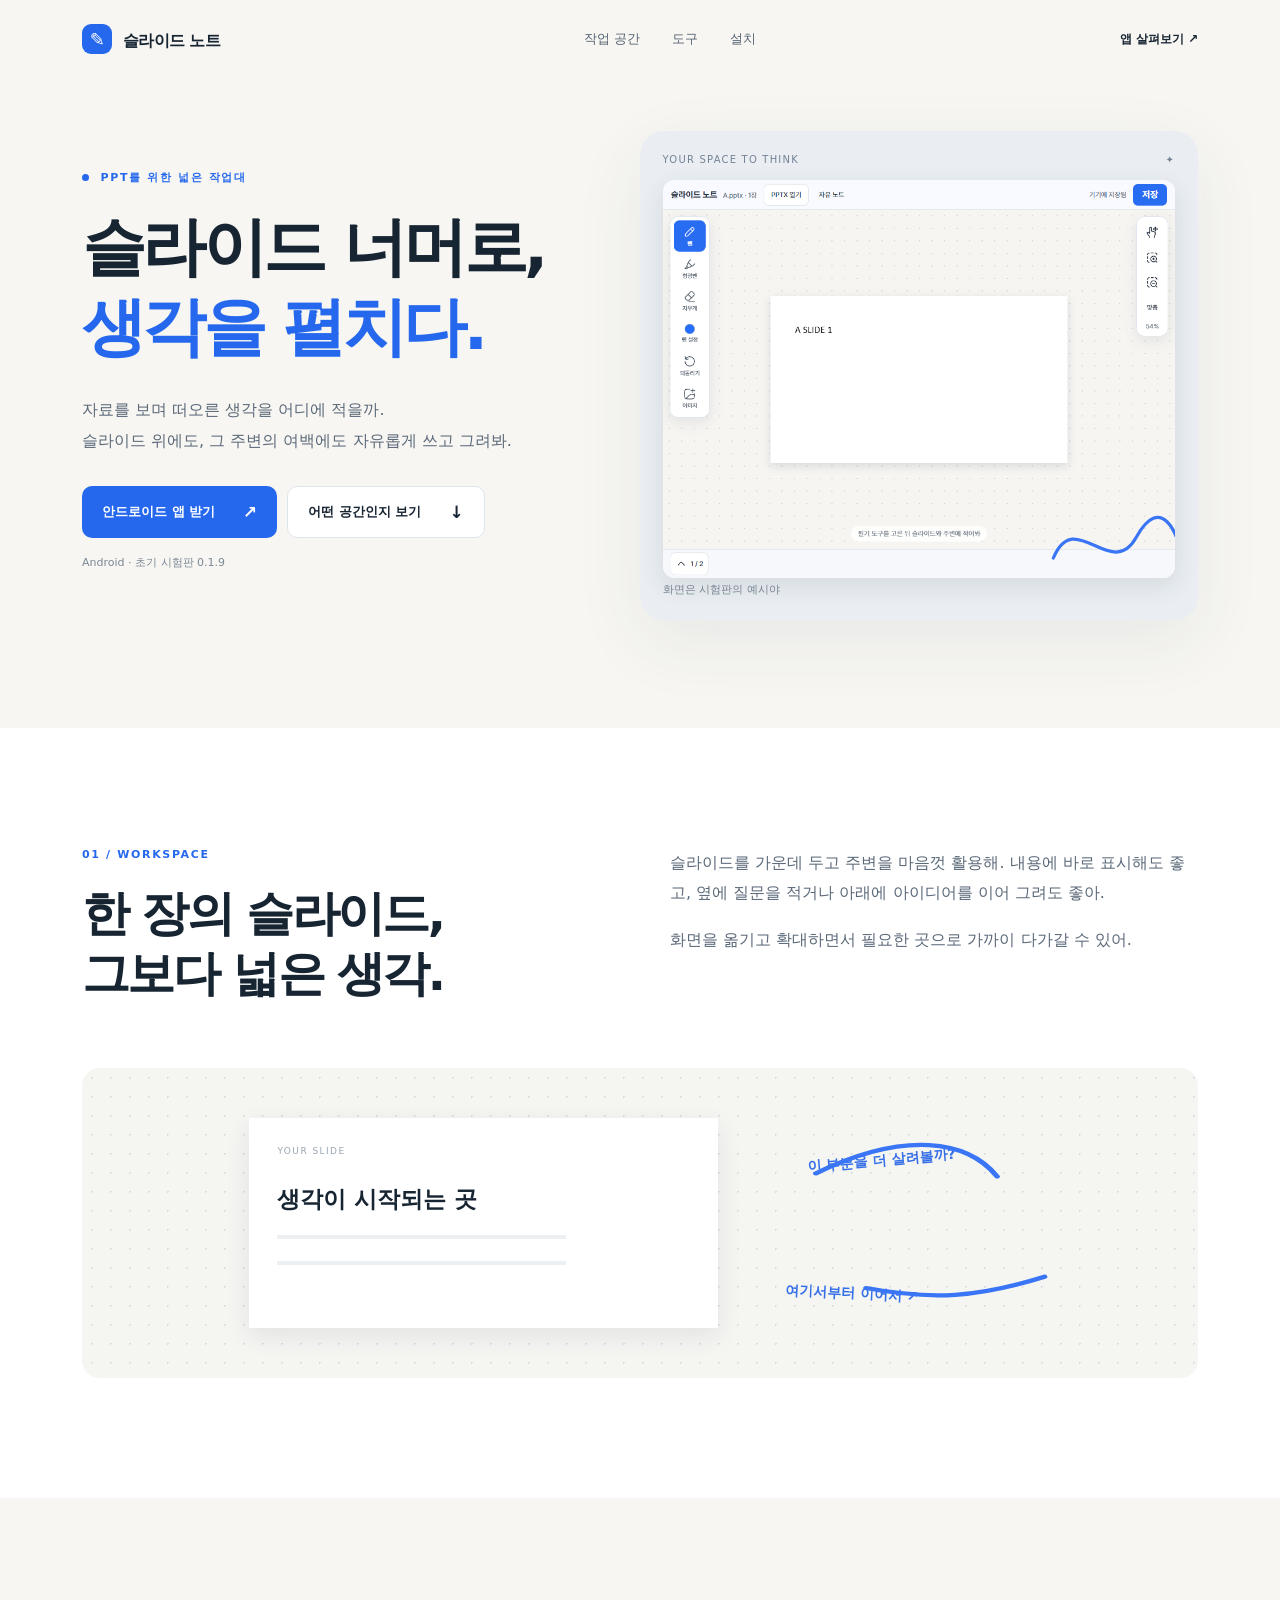
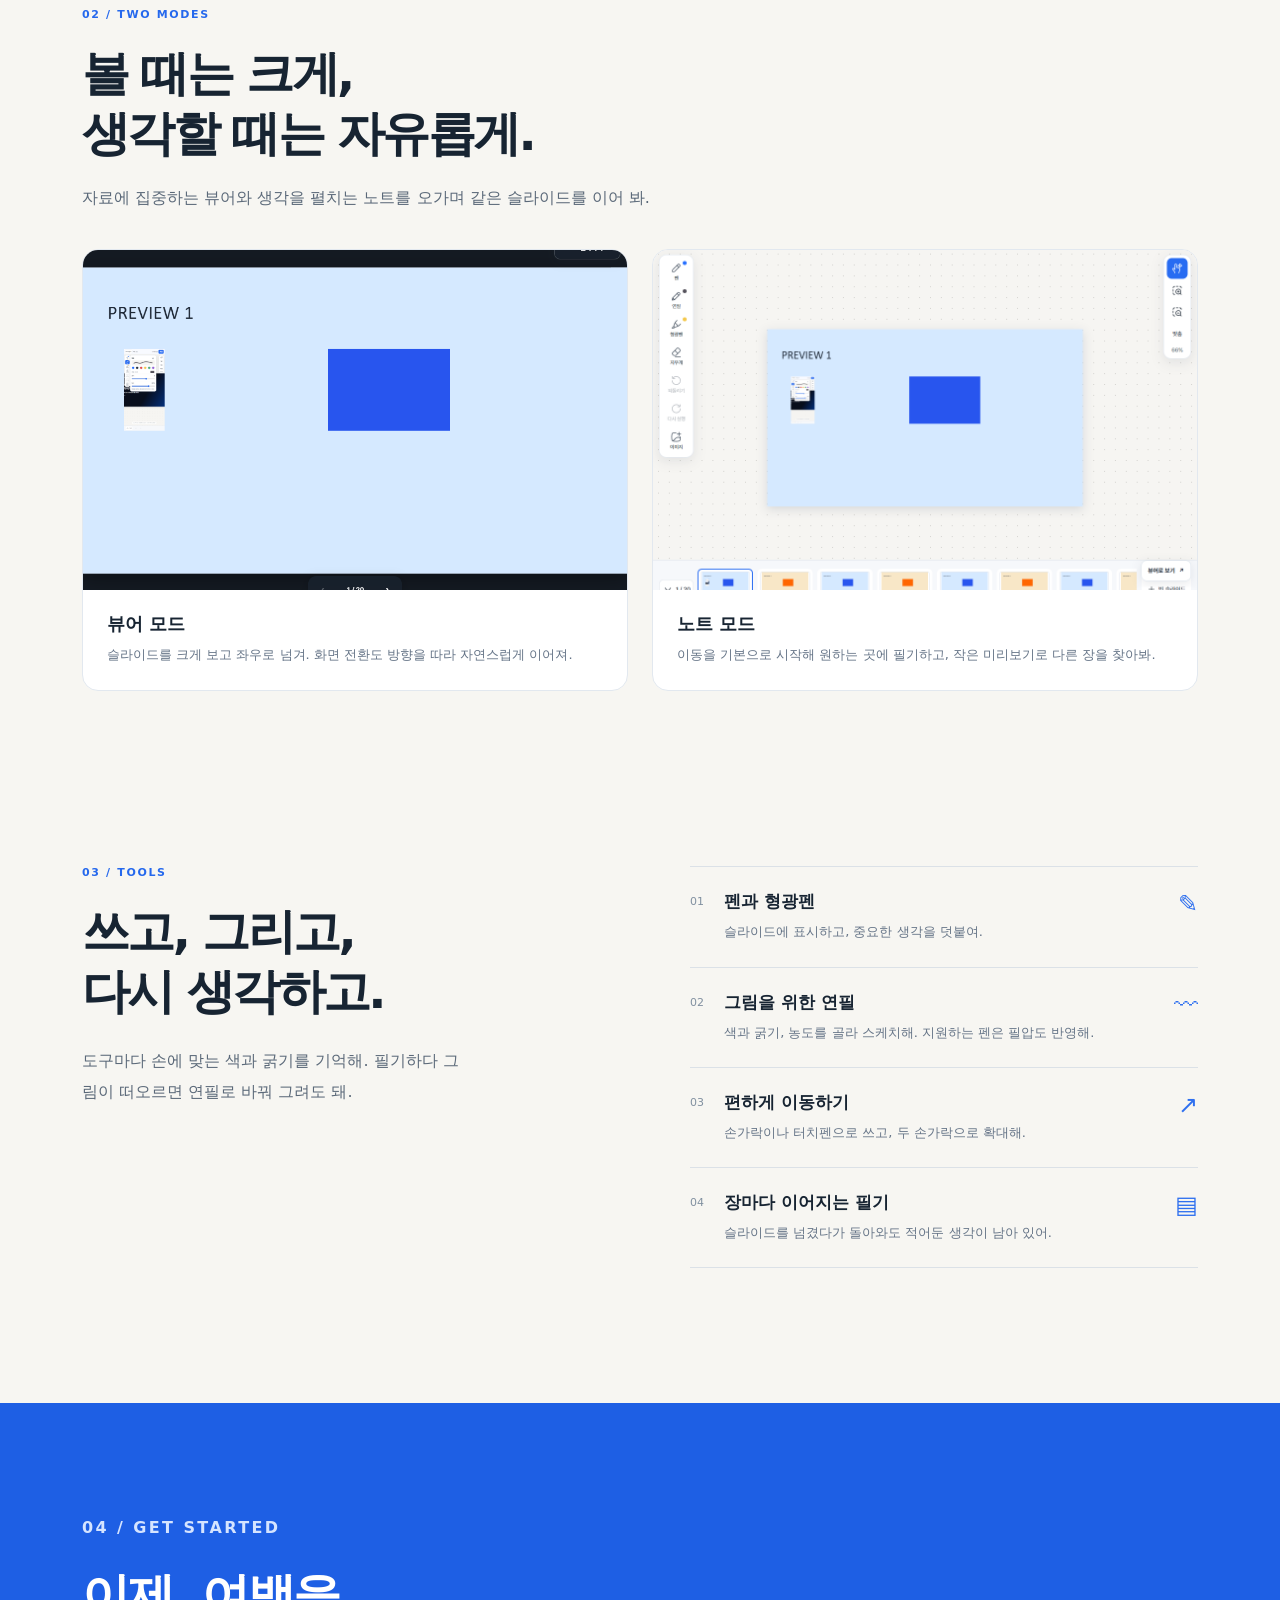
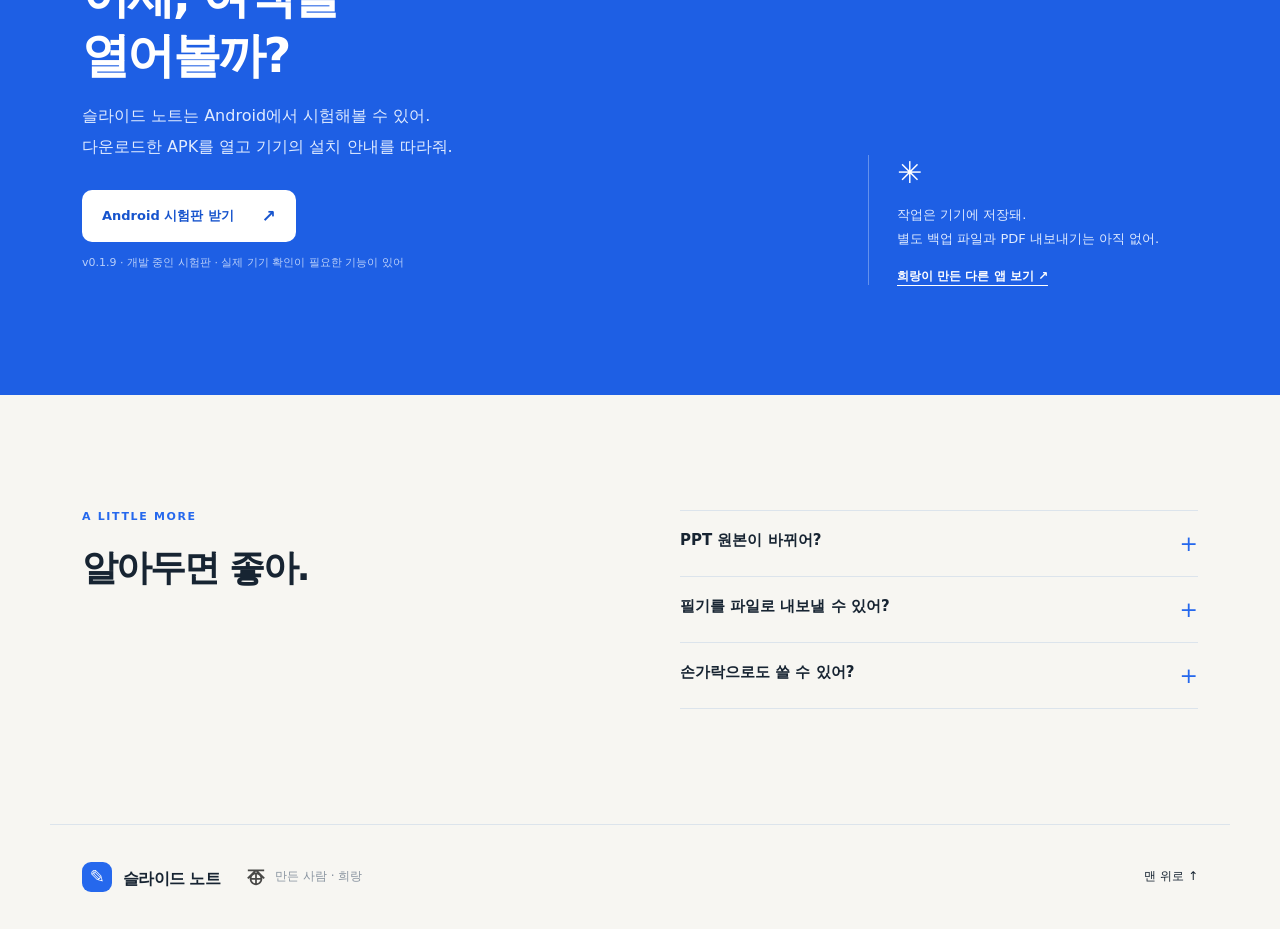
<file: slide-note/index.html>
<!doctype html><html lang="ko"><head><meta charset="utf-8"><meta name="viewport" content="width=device-width,initial-scale=1"><meta name="description" content="PPT를 가운데 놓고, 주변에 자유롭게 적고 그리는 슬라이드 노트."><title>슬라이드 노트 — 생각을 펼치는 여백</title><link rel="stylesheet" href="style.css"></head><body>
<header class="nav"><a class="brand" href="#top"><span class="mark">✎</span> 슬라이드 노트</a><nav aria-label="페이지 메뉴"><a href="#space">작업 공간</a><a href="#tools">도구</a><a href="#install">설치</a></nav><a class="nav-action" href="#install">앱 살펴보기 ↗</a></header>
<main id="top"><section class="hero wrap"><div class="hero-copy"><p class="eyebrow"><span></span> PPT를 위한 넓은 작업대</p><h1>슬라이드 너머로,<br><em>생각을 펼치다.</em></h1><p class="intro">자료를 보며 떠오른 생각을 어디에 적을까.<br>슬라이드 위에도, 그 주변의 여백에도 자유롭게 쓰고 그려봐.</p><div class="actions"><a class="btn primary" href="#install">안드로이드 앱 받기 <span>↗</span></a><a class="btn secondary" href="#space">어떤 공간인지 보기 <span>↓</span></a></div><p class="subtle">Android · 초기 시험판 0.1.9</p></div><div class="hero-visual"><div class="canvas-label">YOUR SPACE TO THINK <span>✦</span></div><div class="visual-frame"><img src="assets/workspace.png" alt="슬라이드를 중심으로 넓은 점선 여백과 필기 도구가 놓인 작업 화면"><svg class="scribble" viewBox="0 0 180 100" aria-hidden="true"><path d="M8 69 C 35 4, 81 99, 112 43 S 165 39, 169 67"/></svg></div><span class="visual-note">화면은 시험판의 예시야</span></div></section>
<section id="space" class="space"><div class="wrap section-grid"><div><p class="eyebrow">01 / WORKSPACE</p><h2>한 장의 슬라이드,<br>그보다 넓은 생각.</h2></div><div class="section-copy"><p>슬라이드를 가운데 두고 주변을 마음껏 활용해. 내용에 바로 표시해도 좋고, 옆에 질문을 적거나 아래에 아이디어를 이어 그려도 좋아.</p><p>화면을 옮기고 확대하면서 필요한 곳으로 가까이 다가갈 수 있어.</p></div></div><div class="wrap canvas-example"><div class="dotted-paper"><div class="paper-slide"><small>YOUR SLIDE</small><strong>생각이 시작되는 곳</strong><div class="paper-lines"></div></div><span class="note n1">이 부분을 더 살려볼까?</span><span class="note n2">여기서부터 이어서 ↗</span><svg viewBox="0 0 800 300" preserveAspectRatio="none" aria-hidden="true"><path d="M526 102 C590 60 635 70 656 105 M562 213 C610 225 642 222 690 202"/></svg></div></div></section>
<section class="modes wrap" id="modes"><div><p class="eyebrow">02 / TWO MODES</p><h2>볼 때는 크게,<br>생각할 때는 자유롭게.</h2><p class="section-copy">자료에 집중하는 뷰어와 생각을 펼치는 노트를 오가며 같은 슬라이드를 이어 봐.</p></div><div class="mode-cards"><article><img src="assets/viewer.png" alt="슬라이드를 화면에 맞춰 보는 뷰어 모드"><h3>뷰어 모드</h3><p>슬라이드를 크게 보고 좌우로 넘겨. 화면 전환도 방향을 따라 자연스럽게 이어져.</p></article><article><img src="assets/thumbnails.png" alt="슬라이드와 하단 미리보기 목록이 보이는 노트 화면"><h3>노트 모드</h3><p>이동을 기본으로 시작해 원하는 곳에 필기하고, 작은 미리보기로 다른 장을 찾아봐.</p></article></div></section><section id="tools" class="tools wrap"><div><p class="eyebrow">03 / TOOLS</p><h2>쓰고, 그리고,<br>다시 생각하고.</h2><p class="section-copy">도구마다 손에 맞는 색과 굵기를 기억해. 필기하다 그림이 떠오르면 연필로 바꿔 그려도 돼.</p></div><div class="tool-list"><article><span class="tool-no">01</span><div><h3>펜과 형광펜</h3><p>슬라이드에 표시하고, 중요한 생각을 덧붙여.</p></div><span class="tool-icon">✎</span></article><article><span class="tool-no">02</span><div><h3>그림을 위한 연필</h3><p>색과 굵기, 농도를 골라 스케치해. 지원하는 펜은 필압도 반영해.</p></div><span class="tool-icon">〰</span></article><article><span class="tool-no">03</span><div><h3>편하게 이동하기</h3><p>손가락이나 터치펜으로 쓰고, 두 손가락으로 확대해.</p></div><span class="tool-icon">↗</span></article><article><span class="tool-no">04</span><div><h3>장마다 이어지는 필기</h3><p>슬라이드를 넘겼다가 돌아와도 적어둔 생각이 남아 있어.</p></div><span class="tool-icon">▤</span></article></div></section>
<section id="install" class="install"><div class="wrap install-inner"><div><p class="eyebrow">04 / GET STARTED</p><h2>이제, 여백을<br>열어볼까?</h2><p>슬라이드 노트는 Android에서 시험해볼 수 있어.<br>다운로드한 APK를 열고 기기의 설치 안내를 따라줘.</p><a class="btn white" href="./SlideNote-0.1.9-debug.apk">Android 시험판 받기 <span>↗</span></a><p class="install-note">v0.1.9 · 개발 중인 시험판 · 실제 기기 확인이 필요한 기능이 있어</p></div><div class="install-side"><span>✳</span><p>작업은 기기에 저장돼.<br>별도 백업 파일과 PDF 내보내기는 아직 없어.</p><a href="../">희랑이 만든 다른 앱 보기 ↗</a></div></div></section>
<section class="faq wrap"><div><p class="eyebrow">A LITTLE MORE</p><h2>알아두면 좋아.</h2></div><div><details><summary>PPT 원본이 바뀌어? <span>+</span></summary><p>열어 본 PPTX 원본은 수정하지 않아. 필기는 앱의 기기 내 저장소에 따로 보관해.</p></details><details><summary>필기를 파일로 내보낼 수 있어? <span>+</span></summary><p>아직 별도의 백업 파일이나 PDF로 내보내는 기능은 없어. 앱 내부에 저장돼.</p></details><details><summary>손가락으로도 쓸 수 있어? <span>+</span></summary><p>응. 손가락과 일반 터치펜으로 필기할 수 있어. 펜의 필압은 기기 지원 여부에 따라 달라져.</p></details></div></section></main>
<footer class="footer wrap"><a class="brand" href="#top"><span class="mark">✎</span> 슬라이드 노트</a><span class="maker"><img src="assets/heerang-maker-mark.svg" alt=""> 만든 사람 · 희랑</span><a href="#top">맨 위로 ↑</a></footer></body></html>
</file>
<file: slide-note/style.css>
:root{--ink:#172432;--muted:#657487;--blue:#2568ed;--paper:#f7f6f2;--line:#dce4ec}*{box-sizing:border-box}html{scroll-behavior:smooth}body{margin:0;background:var(--paper);color:var(--ink);font-family:Pretendard,'Malgun Gothic',system-ui,sans-serif;-webkit-font-smoothing:antialiased}a{color:inherit;text-decoration:none}button,summary,a{outline-offset:4px}.wrap{max-width:1180px;margin:auto;padding-left:32px;padding-right:32px}.nav{height:78px;display:flex;align-items:center;gap:40px;max-width:1180px;margin:auto;padding:0 32px}.brand{font-size:16px;font-weight:800;letter-spacing:-.04em;white-space:nowrap}.mark{display:inline-grid;place-items:center;width:30px;height:30px;background:var(--blue);color:white;border-radius:9px;margin-right:6px;font-size:18px}.nav nav{display:flex;gap:32px;margin:auto;color:#556373;font-size:13px}.nav-action{font-size:12px;font-weight:700}.hero{min-height:650px;display:grid;grid-template-columns:1fr 1.1fr;align-items:center;gap:50px;padding-top:50px;padding-bottom:105px}.eyebrow{font-size:11px;letter-spacing:.15em;font-weight:800;color:var(--blue);margin:0 0 22px}.eyebrow span{display:inline-block;width:7px;height:7px;background:var(--blue);border-radius:50%;margin-right:6px}.hero h1,h2{letter-spacing:-.055em;line-height:1.25;margin:0}.hero h1{font-size:clamp(42px,5vw,66px);font-weight:800}.hero h1 em{font-style:normal;color:var(--blue)}.intro,.section-copy,.install p{font-size:16px;line-height:1.9;color:#5b6979}.intro{margin:28px 0 30px}.actions{display:flex;gap:10px;flex-wrap:wrap}.btn{display:inline-flex;align-items:center;justify-content:center;gap:28px;min-height:52px;padding:0 20px;border-radius:10px;font-size:13px;font-weight:750}.btn span{font-size:17px}.primary{background:var(--blue);color:#fff}.secondary{background:#fff;border:1px solid #dfe5ed}.subtle,.visual-note{font-size:11px;color:#7a8794;margin-top:17px}.hero-visual{position:relative;background:#eaeef2;border-radius:24px;padding:23px;box-shadow:0 22px 70px #29405c13}.canvas-label{font-size:10px;letter-spacing:.12em;color:#748296;display:flex;justify-content:space-between;margin-bottom:15px}.visual-frame{position:relative;background:white;border-radius:12px;overflow:hidden;box-shadow:0 8px 25px #1d34431c}.visual-frame img{display:block;width:100%}.scribble{position:absolute;width:28%;right:-3%;bottom:-1%;overflow:visible}.scribble path,.dotted-paper path{fill:none;stroke:#3975f5;stroke-width:4;stroke-linecap:round}.space{background:#fff;padding:120px 0}.section-grid{display:grid;grid-template-columns:1fr 1fr;gap:60px}h2{font-size:clamp(33px,4vw,48px)}.section-copy{margin:0}.section-copy p:first-child{margin-top:0}.canvas-example{margin-top:65px}.dotted-paper{height:310px;position:relative;background-color:#f5f5f2;background-image:radial-gradient(#d8dde2 1px,transparent 1px);background-size:19px 19px;border-radius:18px;overflow:hidden}.paper-slide{position:absolute;left:15%;top:16%;width:42%;height:68%;background:#fff;box-shadow:0 8px 24px #26374716;padding:28px;display:flex;flex-direction:column}.paper-slide small{font-size:9px;letter-spacing:.16em;color:#9aa5b1}.paper-slide strong{font-size:clamp(16px,2vw,23px);margin-top:28px}.paper-lines{margin-top:20px;width:70%;height:30px;border-top:4px solid #edf0f3;border-bottom:4px solid #edf0f3}.note{position:absolute;color:#356fe8;font-size:14px;font-weight:700;transform:rotate(-5deg)}.n1{left:65%;top:27%}.n2{left:63%;top:70%;transform:rotate(3deg)}.dotted-paper svg{position:absolute;inset:0;width:100%;height:100%;pointer-events:none}.tools{display:grid;grid-template-columns:1fr 1fr;gap:100px;padding-top:135px;padding-bottom:135px}.tools .section-copy{margin-top:25px;max-width:390px}.tool-list article{display:flex;align-items:start;gap:20px;padding:23px 0;border-bottom:1px solid #dbe1e7}.tool-list article:first-child{border-top:1px solid #dbe1e7}.tool-no{font-size:11px;color:#8190a0;padding-top:5px}.tool-list h3{font-size:17px;margin:0 0 8px}.tool-list p{font-size:13px;line-height:1.7;color:#657487;margin:0}.tool-icon{margin-left:auto;color:#2f70ef;font-size:24px}.install{background:#1e5fe4;color:#fff;padding:110px 0}.install-inner{display:grid;grid-template-columns:1fr 330px;gap:80px}.install .eyebrow{color:#d5e4ff}.install p{color:#e0ebff}.white{background:white;color:#1754cd;margin-top:12px}.install-note{font-size:11px!important;opacity:.8}.install-side{align-self:end;border-left:1px solid #ffffff50;padding-left:28px}.install-side>span{font-size:30px}.install-side p{font-size:13px}.install-side a{font-size:12px;font-weight:700;text-decoration:underline;text-underline-offset:5px}.faq{display:grid;grid-template-columns:1fr 1fr;gap:80px;padding-top:115px;padding-bottom:115px}.faq h2{font-size:36px}details{border-top:1px solid var(--line);padding:20px 0}details:last-child{border-bottom:1px solid var(--line)}summary{cursor:pointer;list-style:none;font-weight:700;font-size:15px;display:flex;justify-content:space-between}summary::-webkit-details-marker{display:none}summary span{font-size:22px;font-weight:400;color:var(--blue)}details[open] summary span{transform:rotate(45deg)}details p{font-size:13px;line-height:1.8;color:var(--muted);margin:15px 0 0}.footer{border-top:1px solid var(--line);min-height:105px;display:flex;align-items:center;gap:25px}.footer>span{font-size:12px;color:#8994a0}.footer>a:last-child{margin-left:auto;font-size:12px}@media(max-width:760px){.wrap{padding-left:22px;padding-right:22px}.nav{height:68px;padding:0 22px}.nav nav{display:none}.nav-action{margin-left:auto}.hero{grid-template-columns:1fr;gap:40px;min-height:0;padding-top:60px;padding-bottom:80px}.hero h1{font-size:42px}.intro{font-size:14px}.hero-visual{padding:16px}.space{padding:80px 0}.section-grid,.tools,.faq,.install-inner{grid-template-columns:1fr;gap:26px}.canvas-example{margin-top:40px}.dotted-paper{height:250px}.paper-slide{left:8%;width:55%;padding:17px}.paper-slide strong{margin-top:20px}.note{font-size:10px}.n1{left:67%;top:24%}.n2{left:65%;top:75%}.tools{padding-top:85px;padding-bottom:85px;gap:40px}.install{padding:80px 0}.install-inner{gap:55px}.install-side{max-width:320px}.faq{padding-top:80px;padding-bottom:80px;gap:35px}.footer{gap:12px;flex-wrap:wrap;padding-top:25px;padding-bottom:25px}.footer>span{display:none}}@media(prefers-reduced-motion:reduce){html{scroll-behavior:auto}}

.modes{padding-top:110px;padding-bottom:40px}.modes .section-copy{margin-top:20px;max-width:570px}.mode-cards{display:grid;grid-template-columns:1fr 1fr;gap:24px;margin-top:36px}.mode-cards article{background:#fff;border:1px solid #e2e8ef;border-radius:16px;overflow:hidden;padding-bottom:24px}.mode-cards img{width:100%;display:block;aspect-ratio:16/10;object-fit:cover;object-position:center}.mode-cards h3{margin:22px 24px 8px;font-size:18px}.mode-cards p{margin:0 24px;color:#657487;line-height:1.7;font-size:13px}.footer .maker{display:flex;align-items:center;gap:8px}.maker img{width:22px;height:22px;opacity:.7}@media(max-width:760px){.modes{padding-top:80px}.mode-cards{grid-template-columns:1fr}.footer .maker{display:flex}}
</file>
